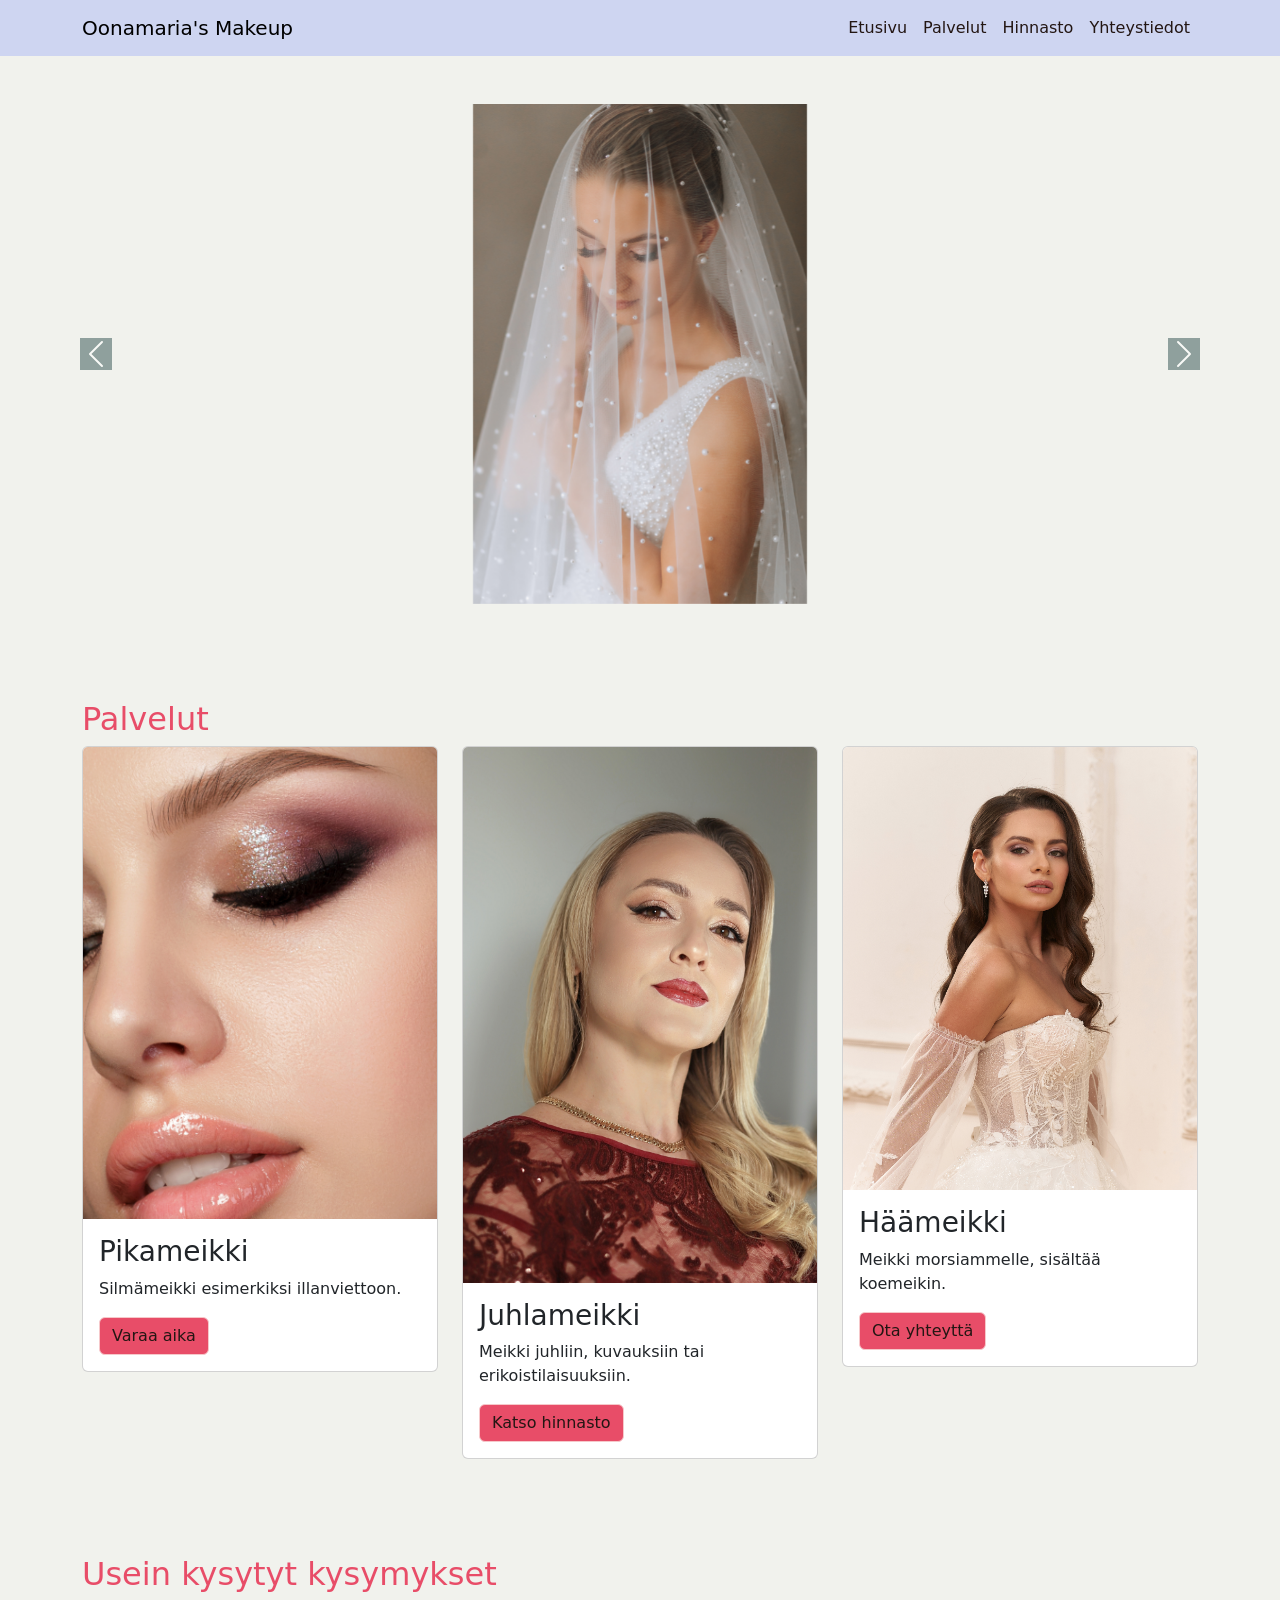
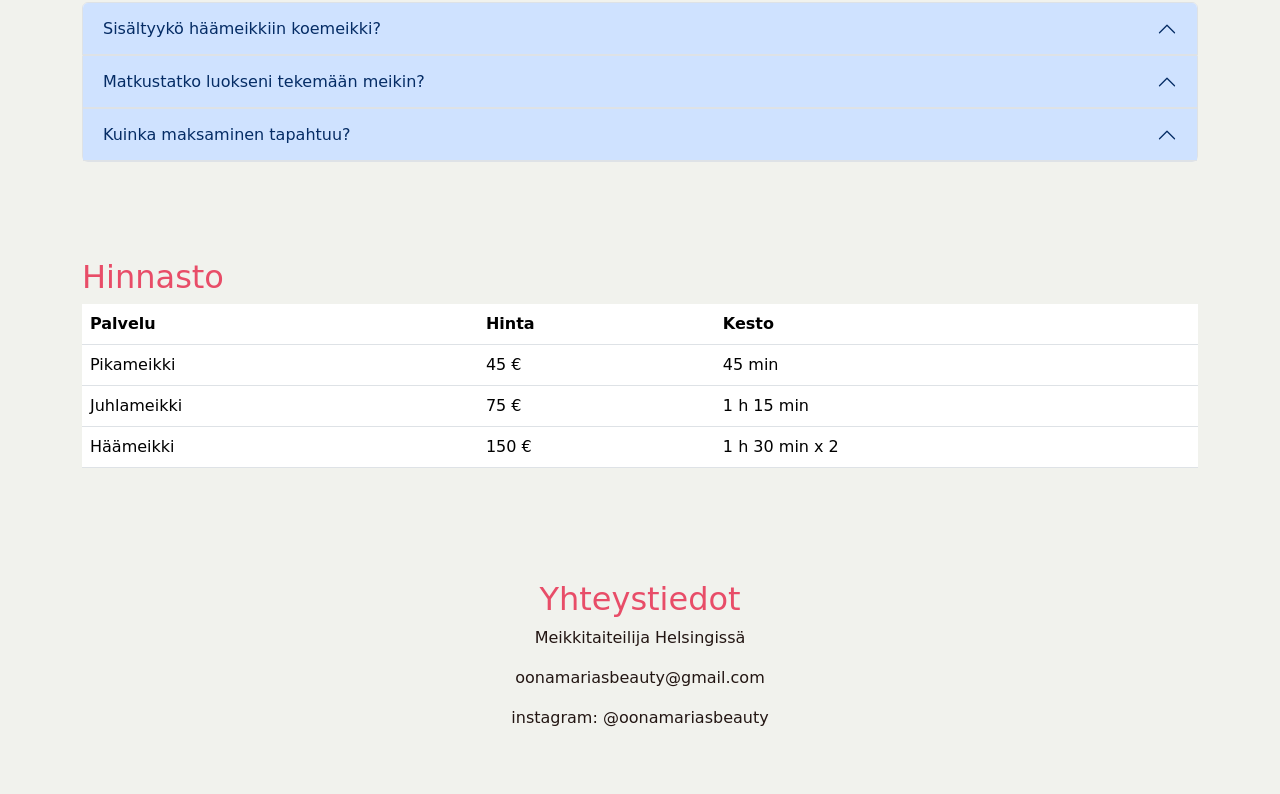
<file: index.html>
<!DOCTYPE html>
<html lang="fi">
<head>
    <meta charset="UTF-8">
    <meta name="viewport" content="width=device-width, initial-scale=1.0">
    <title>Oonan esimerkkisivut - Bootstrap</title>
    <link href="https://cdn.jsdelivr.net/npm/bootstrap@5.3.3/dist/css/bootstrap.min.css" rel="stylesheet">
    <link rel="stylesheet" href="style.css">
    <script src="https://cdn.jsdelivr.net/npm/bootstrap@5.3.3/dist/js/bootstrap.bundle.min.js"></script>
</head>
<body>
    <main>
        <!-- Navigaatio -->
        <nav class="navbar navbar-expand-lg">
            <div class="container">
                <a class="navbar-brand" href="#">
                    Oonamaria's Makeup
                </a>
                <button class="navbar-toggler" type="button" 
                        data-bs-toggle="collapse"
                        data-bs-target="#navbarMenu"
                        aria-controls="navbarMenu"
                        aria-expanded="false"
                        aria-label="Avaa navigaatio">
                    <span class="navbar-toggler-icon"></span>
                </button>
                <div class="collapse navbar-collapse" id="navbarMenu">
                    <ul class="navbar-nav ms-auto">
                        <li class="nav-item">
                            <a href="#etusivu" class="nav-link">Etusivu</a>
                        </li>
                        <li class="nav-item">
                            <a href="#palvelut" class="nav-link">Palvelut</a>
                        </li>
                        <li class="nav-item">
                            <a href="#hinnasto" class="nav-link">Hinnasto</a>
                        </li>
                        <li class="nav-item">
                            <a href="#yhteystiedot" class="nav-link">Yhteystiedot</a>
                        </li>
                    </ul>
                </div>
            </div>
        </nav>
        <!-- Etusivun kuvakaruselli -->
        <section id="etusivu" class="py-5">
            <div id="heroCarousel" class="carousel slide" data-bs-ride="carousel">
                <div class="carousel-inner">
                    <div class="carousel-item active">
                        <img src="makeup1.jpeg" alt="Meikkikuva morsiamesta hunnun alla">
                    </div>
                    <div class="carousel-item">
                        <img src="makeup2.jpeg" alt="Luonnollinen meikkikuva naisesta">
                    </div>
                </div>
                <button class="carousel-control-prev" type="button" 
                        data-bs-target="#heroCarousel" 
                        aria-label="Edellinen kuva"
                        data-bs-slide="prev">
                    <span class="carousel-control-prev-icon"></span>
                </button>
                <button class="carousel-control-next" type="button"
                        data-bs-target="#heroCarousel" 
                        aria-label="Seuraava kuva"
                        data-bs-slide="next">
                    <span class="carousel-control-next-icon"></span>
                </button>
            </div>
        </section>
        <!-- Palveluiden esittely korteilla -->
        <section id="palvelut" class="py-5">
            <div class="container">
                <h2>Palvelut</h2>
                <!-- Palvelukorttien responsiivinen ruudukko -->
                <div class="row g-4"> 
                    <div class="col-md-4">
                        <div class="card">
                            <img class="card-img-top" src="silmameikki.jpeg" alt="Lähikuva silmämeikistä">
                            <div class="card-body">
                                <h3>Pikameikki</h3>
                                    <p class="card-text">Silmämeikki esimerkiksi illanviettoon.</p>
                                        <a class="btn btn-primary" data-bs-toggle="modal" data-bs-target="#bookingModal">Varaa aika</a>
                            </div>
                        </div>
                    </div>
                    <div class="col-md-4">
                        <div class="card">
                            <img class="card-img-top" src="juhlameikki.jpeg" alt="Juhlava meikkikuva naisesta">
                            <div class="card-body">
                                <h3>Juhlameikki</h3>
                                    <p class="card-text">Meikki juhliin, kuvauksiin tai erikoistilaisuuksiin.</p>
                                        <a href="#hinnasto" class="btn btn-primary">Katso hinnasto</a>
                            </div>
                        </div>
                    </div>
                    <div class="col-md-4">
                        <div class="card">
                            <img class="card-img-top" src="makeup3.jpeg" alt="Meikkikuva morsiamesta">
                            <div class="card-body">
                                <h3>Häämeikki</h3>
                                    <p class="card-text">Meikki morsiammelle, sisältää koemeikin.</p>
                                        <a href="#yhteystiedot" class="btn btn-primary">Ota yhteyttä</a>
                            </div>
                        </div>
                    </div>
                </div>
            </div>
        </section>
        <!-- Usein kysytyt kysymykset Accordion -->
        <section id="ukk" class="py-5">
            <div class="container">
                <h2>Usein kysytyt kysymykset</h2>
                <div class="accordion" id="faqAccordion">
                    <div class="accordion-item">
                        <h2 class="accordion-header">
                            <button class="accordion-button" data-bs-toggle="collapse" data-bs-target="#ukk1" type="button">
                                Sisältyykö häämeikkiin koemeikki?
                            </button>
                        </h2>
                        <div id="ukk1" class="accordion-collapse collapse">
                            <div class="accordion-body">
                                Kyllä, häämeikkiin sisältyy koemeikki sovittuna päivänä ennen hääpäivää.
                            </div>
                        </div>
                    </div>
                    <div class="accordion-item">
                        <h2 class="accordion-header">
                            <button class="accordion-button" data-bs-toggle="collapse" data-bs-target="#ukk2" type="button">
                                Matkustatko luokseni tekemään meikin?
                            </button>
                        </h2>
                        <div id="ukk2" class="accordion-collapse collapse">
                            <div class="accordion-body">
                                Kyllä, voin toteuttaa meikin haluamassasi lokaatiossa esim. luonasi, hotellissa tai juhlapaikalla.
                            </div>
                        </div>
                    </div>
                    <div class="accordion-item">
                        <h2 class="accordion-header">
                            <button class="accordion-button" data-bs-toggle="collapse" data-bs-target="#ukk3" type="button">
                                Kuinka maksaminen tapahtuu?
                            </button>
                        </h2>
                        <div id="ukk3" class="accordion-collapse collapse">
                            <div class="accordion-body">
                                Maksu hoidetaan laskulla.
                            </div>
                        </div>
                    </div>
                </div>
            </div>
        </section>
        <!-- Hinnasto taulukkona -->
        <section id="hinnasto" class="py-5">
            <div class="container">
                <h2>Hinnasto</h2>

                <table class="table">
                    <thead>
                        <tr>
                            <th>Palvelu</th>
                            <th>Hinta</th>
                            <th>Kesto</th>
                        </tr>
                    </thead>
                    <tbody>
                        <tr>
                            <td>Pikameikki</td>
                            <td>45 €</td>
                            <td>45 min</td>
                        </tr>
                        <tr>
                            <td>Juhlameikki</td>
                            <td>75 €</td>
                            <td>1 h 15 min</td>
                        </tr>
                        <tr>
                            <td>Häämeikki</td>
                            <td>150 €</td>
                            <td>1 h 30 min x 2</td>
                        </tr>
                    </tbody>
                </table>
            </div>
        </section>
        <!-- Yhteystiedot -->
        <section id="yhteystiedot" class="py-5">
            <div class="container text-center">
                <h2>Yhteystiedot</h2>
                <p>Meikkitaiteilija Helsingissä</p>
                <p>oonamariasbeauty@gmail.com</p>
                <p>instagram: @oonamariasbeauty</p>
            </div>
        </section>
    <!-- Lisäominaisuus modal kun painaa Varaa aika -->
    <div class="modal fade" id="bookingModal" tabindex="-1">
        <div class="modal-dialog">
            <div class="modal-content">
                <div class="modal-header">
                    <h2 class="modal-title">Varaa aika</h2>
                </div>
                <div class="modal-body">
                    <p>Ota yhteyttä, niin sovitaan sinulle sopiva aika.</p>
                </div>
                <div class="modal-footer">
                    <button type="button" class="btn btn-secondary" data-bs-dismiss="modal">
                        Sulje
                    </button>
                </div>
            </div>
        </div>
    </div>
    </main>
    
</body>
</html>
</file>
<file: style.css>
/* Sivuston perusvärit */
body {
    background-color: #F1F2ED;
    color: #231613;
}
/* Painikkeiden tyylit */
.btn-primary {
    background-color: #E84D68;
    border-color: #F6C8CA;
    color: #231613;
}
.btn-primary:hover {
    background-color: #F6C8CA;
    border-color: #F6C8CA;
    color: #231613;
}
/* Navigaation tyylit */
.navbar {
    background-color: #CED5F1;
}
.navbar .nav-link {
    color: #231613;
}
.navbar .nav-link:hover {
    color: #E84D68;
    text-decoration: underline;
}
/* Otsikoiden tyylit */
h1 {
    color: #231613;
}
h2 {
    color: #E84D68;
}
/* Kuvakarusellin tyylit */
.carousel-item img {
    width: 100%;
    height: 500px;
    object-fit: contain;
}
.carousel-control-prev-icon,
.carousel-control-next-icon {
    background-color: darkslategray;
}
</file>
